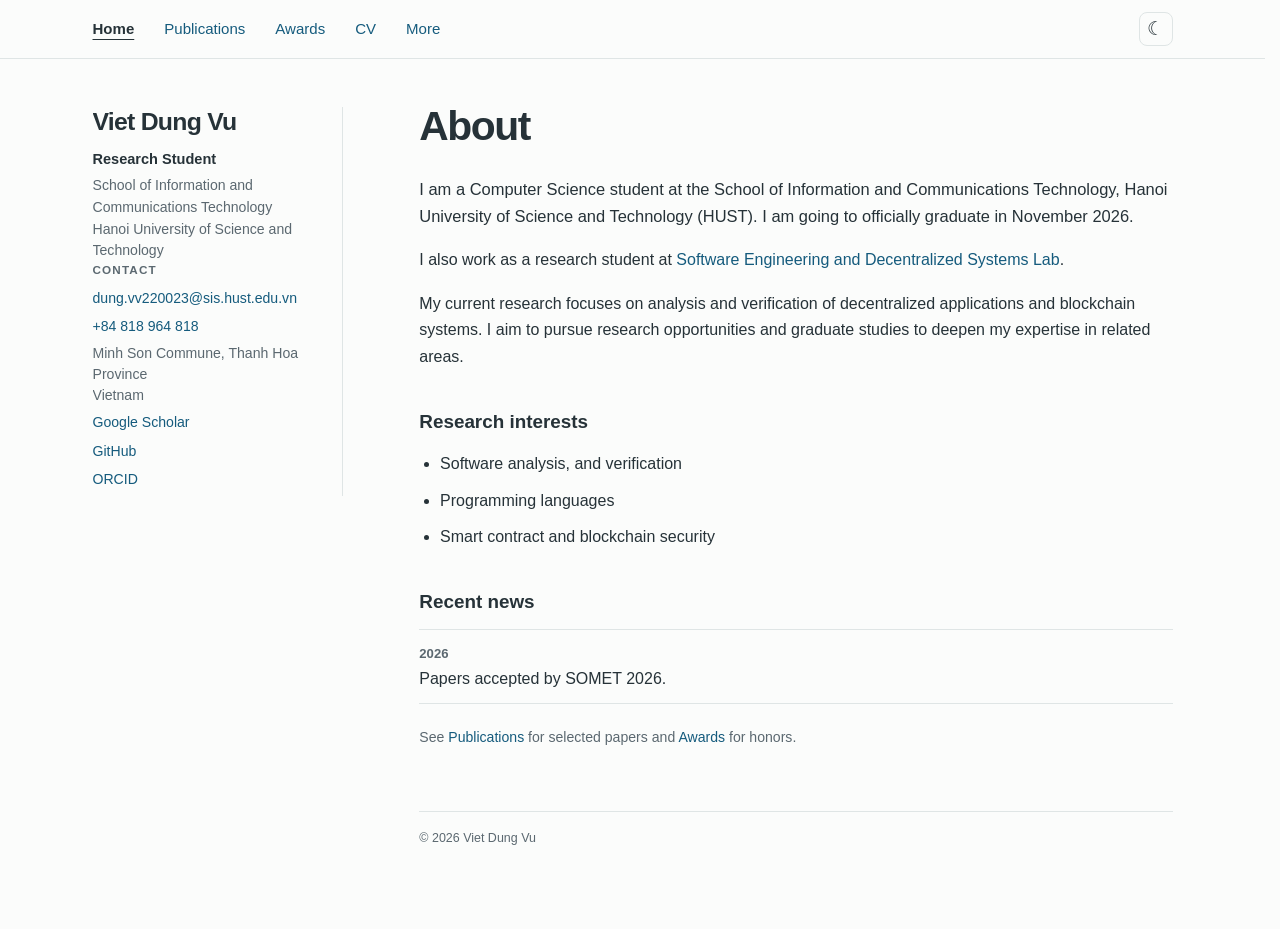
<file: index.html>
<!doctype html>
<html lang="en">
<head>
  <meta charset="utf-8">
  <meta name="viewport" content="width=device-width, initial-scale=1">
  <meta name="theme-color" content="#fbfcfb" data-theme-light="#fbfcfb" data-theme-dark="#1b2426">
  <meta name="description" content="Thông tin cơ bản và liên hệ.">
  <title>Home</title>
  <script src="theme.js?v=2"></script>
  <link rel="stylesheet" href="styles.css">
  <script src="app.js?v=2" defer></script>
</head>
<body>
  <header class="site-header" id="site-header">
    <div class="header-inner">
      <nav class="site-navigation" id="site-nav" aria-label="Main navigation"></nav>
      <button class="theme-toggle" type="button" data-theme-toggle aria-label="Bật chế độ tối" title="Bật chế độ tối" aria-pressed="false">☾</button>
    </div>
  </header>
  <div class="layout">
    <aside class="sidebar" id="profile-sidebar"></aside>
    <main class="content" id="main">
      <!-- Nội dung mẫu từ example.html (Yi Li); hãy thay bằng thông tin của bạn. -->
      <h1>About</h1>
      <p class="lead">I am a Computer Science student at the School of Information and Communications Technology, Hanoi University of Science and Technology (HUST). I am going to officially graduate in November 2026.</p>
      <p>I also work as a research student at <a href="https://fintech.hust.edu.vn/research/r&d-labs/software-engineering-and-decentralized-systems" target="_blank" rel="noopener noreferrer">Software Engineering and Decentralized Systems Lab</a>.</p>
      <p>My current research focuses on analysis and verification of decentralized applications and blockchain systems. I aim to pursue research opportunities and graduate studies to deepen my expertise in related areas.</p>
      <h2>Research interests</h2>
      <ul>
        <li>Software analysis, and verification</li>
        <li>Programming languages</li>
        <li>Smart contract and blockchain security</li>
      </ul>
      <h2>Recent news</h2>
      <ul class="simple-list">
        <li><span class="year">2026</span><br>Papers accepted by SOMET 2026.</li>
      </ul>
      <p class="section-note">See <a href="publications.html">Publications</a> for selected papers and <a href="awards.html">Awards</a> for honors.</p>
    </main>
  </div>
</body>
</html>
</file>
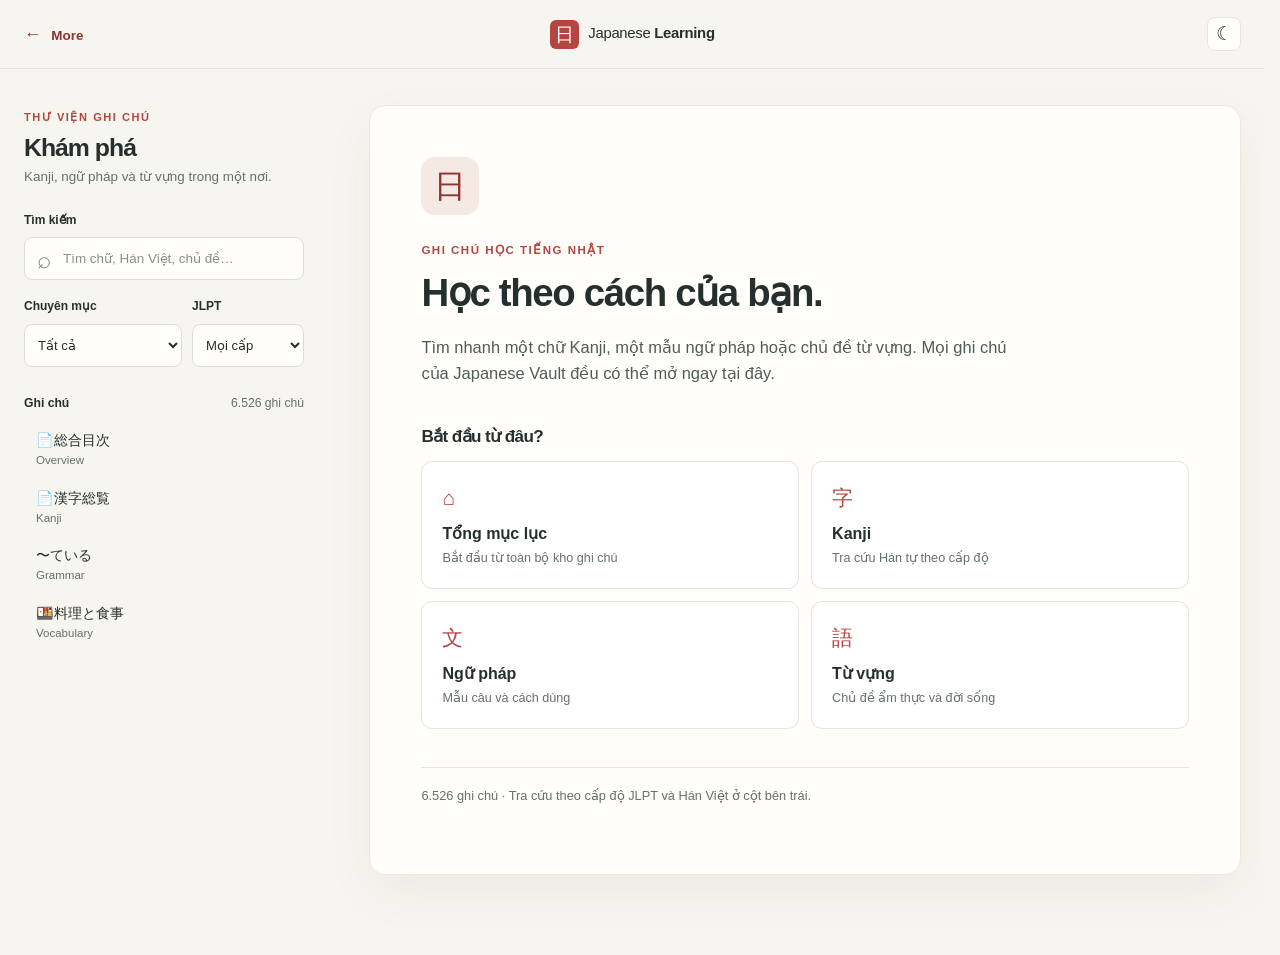
<file: japanese-learning/index.html>
<!doctype html>
<html lang="vi">
<head>
  <meta charset="utf-8">
  <meta name="viewport" content="width=device-width, initial-scale=1">
  <meta name="description" content="Japanese Vault: tra cứu Kanji, ngữ pháp và từ vựng tiếng Nhật.">
  <meta name="theme-color" content="#f7f5ef" data-theme-light="#f7f5ef" data-theme-dark="#171d1d">
  <title>Japanese Learning | Viet Dung Vu</title>
  <script src="../theme.js"></script>
  <link rel="stylesheet" href="learning.css">
  <script src="data/index.js" defer></script>
  <script src="learning.js" defer></script>
</head>
<body>
  <header class="sitebar">
    <div class="wrap sitebar-inner">
      <a class="back-link" href="../more.html" aria-label="Quay lại trang More"><span aria-hidden="true">←</span> More</a>
      <a class="brand" href="index.html"><span class="brand-mark" aria-hidden="true">日</span><span>Japanese <strong>Learning</strong></span></a>
      <div class="sitebar-actions"><button class="theme-toggle" type="button" data-theme-toggle aria-label="Đổi chế độ sáng tối"></button></div>
    </div>
  </header>

  <div class="wrap workspace">
    <aside class="explorer" aria-label="Tra cứu ghi chú">
      <div class="explorer-intro"><span class="eyebrow">THƯ VIỆN GHI CHÚ</span><h2>Khám phá</h2><p>Kanji, ngữ pháp và từ vựng trong một nơi.</p></div>
      <label class="field-label" for="search">Tìm kiếm</label>
      <div class="search-box"><span aria-hidden="true">⌕</span><input id="search" type="search" placeholder="Tìm chữ, Hán Việt, chủ đề…" autocomplete="off" spellcheck="false"></div>
      <div class="filter-row">
        <div><label class="field-label" for="group">Chuyên mục</label><select id="group"><option value="">Tất cả</option><option>Kanji</option><option>Grammar</option><option>Vocabulary</option><option>Overview</option></select></div>
        <div><label class="field-label" for="level">JLPT</label><select id="level"><option value="">Mọi cấp</option><option>N5</option><option>N4</option><option>N3</option><option>N2</option><option>N1</option></select></div>
      </div>
      <div class="results-head"><span>Ghi chú</span><span id="result-count" role="status">Đang tải…</span></div>
      <ul id="results" class="results"></ul>
      <button id="show-more" class="show-more" type="button" hidden>Xem thêm kết quả ↓</button>
    </aside>

    <main id="note" class="reader" tabindex="-1" aria-live="polite">
      <div class="loading-state">Đang mở thư viện…</div>
    </main>
  </div>
</body>
</html>
</file>
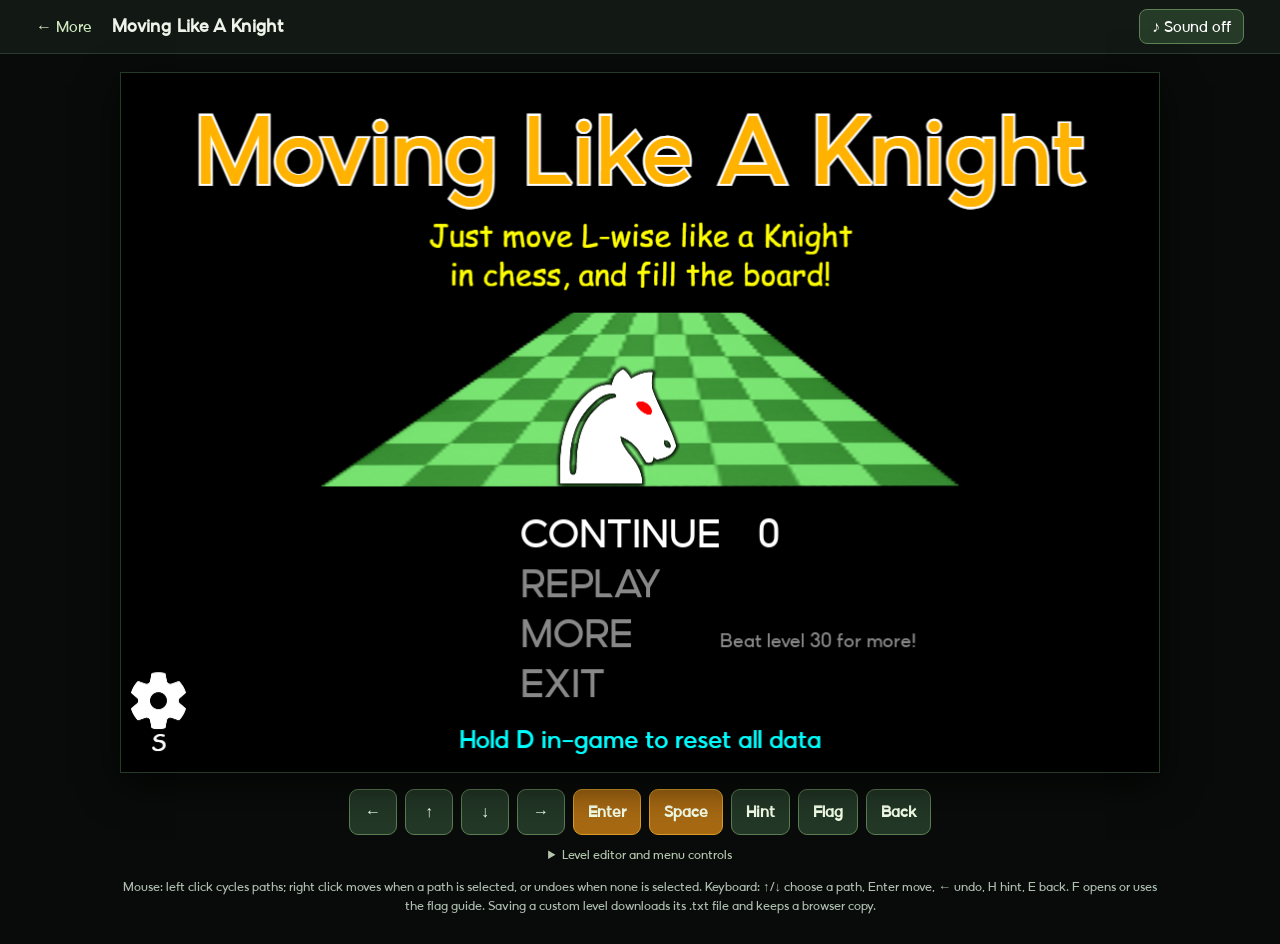
<file: moving-like-a-knight/index.html>
<!doctype html>
<html lang="en">
<head>
  <meta charset="utf-8">
  <meta name="viewport" content="width=device-width, initial-scale=1">
  <meta name="theme-color" content="#080b09">
  <title>Moving Like A Knight | Viet Dung Vu</title>
  <meta name="description" content="Play Moving Like A Knight in your browser.">
  <link rel="stylesheet" href="game.css">
  <script type="module" src="game.js?v=7"></script>
</head>
<body>
  <header class="page-bar">
    <a href="../more.html" class="back-link">← More</a>
    <strong>Moving Like A Knight</strong>
    <button id="sound" type="button" aria-label="Unmute game audio" aria-pressed="false">♪ Sound off</button>
  </header>
  <main>
    <div class="game-frame">
      <canvas id="game" width="1040" height="700" tabindex="0" aria-label="Moving Like A Knight game. Use arrow keys and Enter to play."></canvas>
      <div id="notice" class="notice" role="status" aria-live="polite"></div>
    </div>
    <div class="touch-controls" aria-label="Game controls">
      <button type="button" data-key="ArrowLeft" aria-label="Left or undo">←</button>
      <button type="button" data-key="ArrowUp" aria-label="Up or next direction">↑</button>
      <button type="button" data-key="ArrowDown" aria-label="Down or previous direction">↓</button>
      <button type="button" data-key="ArrowRight" aria-label="Right">→</button>
      <button type="button" data-key="Enter" class="primary-control">Enter</button>
      <button type="button" data-key=" " class="primary-control">Space</button>
      <button type="button" data-key="h">Hint</button>
      <button type="button" data-key="f">Flag</button>
      <button type="button" data-key="e">Back</button>
    </div>
    <details class="extra-controls">
      <summary>Level editor and menu controls</summary>
      <div class="touch-controls">
        <button type="button" data-key="0">Erase</button>
        <button type="button" data-key="1">Tile 1</button>
        <button type="button" data-key="2">Tile 2</button>
        <button type="button" data-key="3">Tile 3</button>
        <button type="button" data-key="k">Knight</button>
        <button type="button" data-key="t">Teleporter</button>
        <button type="button" data-key="d">Delete</button>
        <button type="button" data-key="v">Verify</button>
        <button type="button" data-key="s">Settings / Save</button>
        <button type="button" data-key="l">Edit saved</button>
        <button type="button" data-key="x">Delete saved</button>
        <button type="button" data-key="import">Import .txt</button>
        <button type="button" data-key="export">Export selected</button>
        <button type="button" data-key="reset">Reset progress</button>
      </div>
    </details>
    <input id="level-import" type="file" accept=".txt,text/plain" hidden>
    <p class="help">Mouse: left click cycles paths; right click moves when a path is selected, or undoes when none is selected. Keyboard: ↑/↓ choose a path, Enter move, ← undo, H hint, E back. F opens or uses the flag guide. Saving a custom level downloads its .txt file and keeps a browser copy.</p>
  </main>
</body>
</html>
</file>
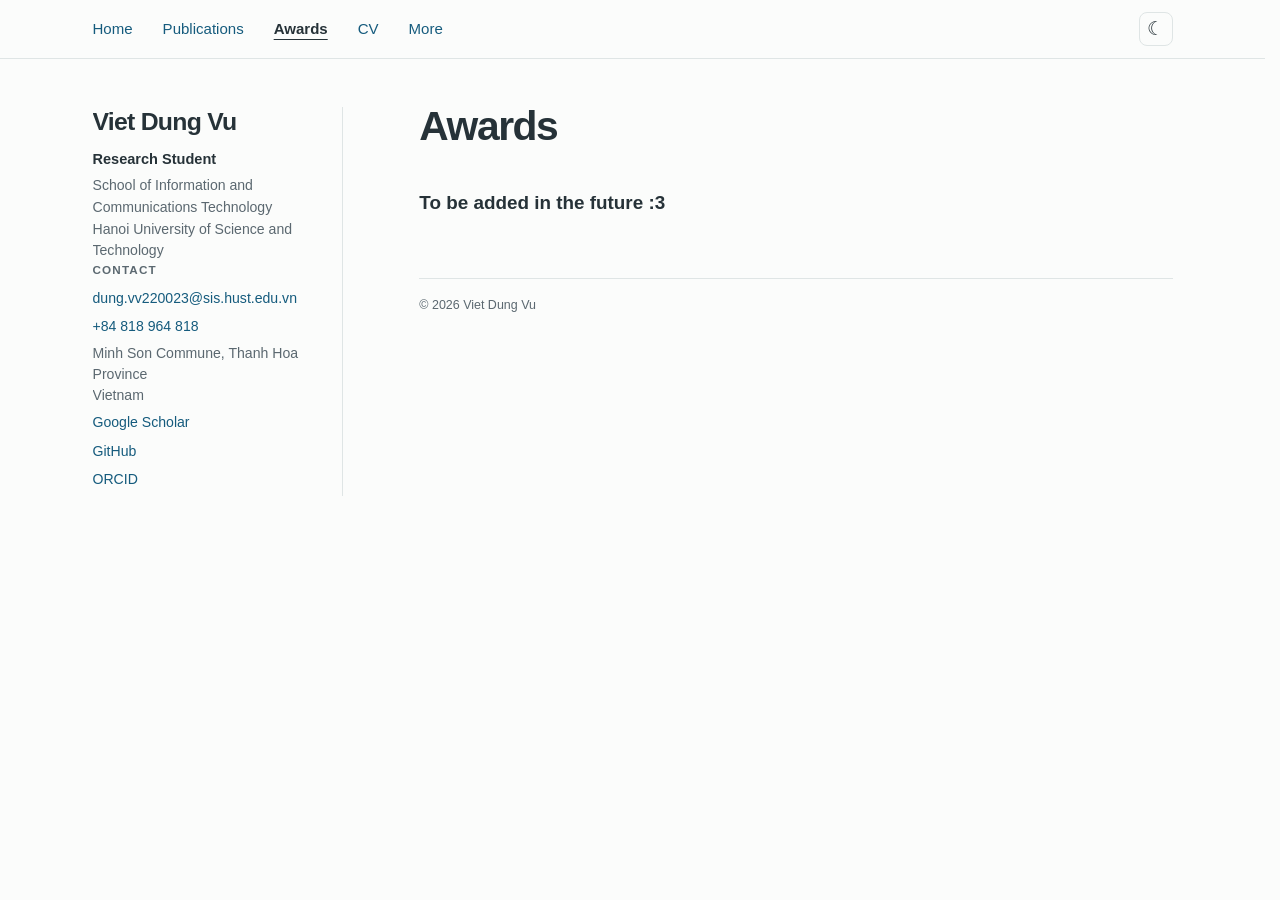
<file: awards.html>
<!doctype html>
<html lang="en">
<head>
  <meta charset="utf-8">
  <meta name="viewport" content="width=device-width, initial-scale=1">
  <meta name="theme-color" content="#fbfcfb" data-theme-light="#fbfcfb" data-theme-dark="#1b2426">
  <meta name="description" content="Giải thưởng.">
  <title>Awards</title>
  <script src="theme.js?v=2"></script>
  <link rel="stylesheet" href="styles.css">
  <script src="app.js?v=2" defer></script>
</head>
<body>
  <header class="site-header" id="site-header">
    <div class="header-inner">
      <nav class="site-navigation" id="site-nav" aria-label="Main navigation"></nav>
      <button class="theme-toggle" type="button" data-theme-toggle aria-label="Bật chế độ tối" title="Bật chế độ tối" aria-pressed="false">☾</button>
    </div>
  </header>
  <div class="layout">
    <aside class="sidebar" id="profile-sidebar"></aside>
    <main class="content" id="main">
      <h1>Awards</h1>
      <h2>To be added in the future :3</h2>
      <ul class="simple-list">
        <!-- <li><span class="year">2026</span><br>Nominated for the MSc in Business Analytics Teacher of the Year Award</li>
        <li><span class="year">2025</span><br>Distinguished Paper Award — NDSS</li>
        <li><span class="year">2023</span><br>ACM SIGSOFT Distinguished Paper Award — ASE</li>
        <li><span class="year">2022</span><br>ACM SIGSOFT Distinguished Paper Award — ISSTA</li>
        <li><span class="year">2021</span><br>Best Artifact Award — ESEC/FSE</li>
        <li><span class="year">2020</span><br>Best Artifact Award — ICSME</li>
        <li><span class="year">2015</span><br>ACM SIGSOFT Distinguished Paper Award — ASE</li> -->
      </ul>
    </main>
  </div>
</body>
</html>
</file>
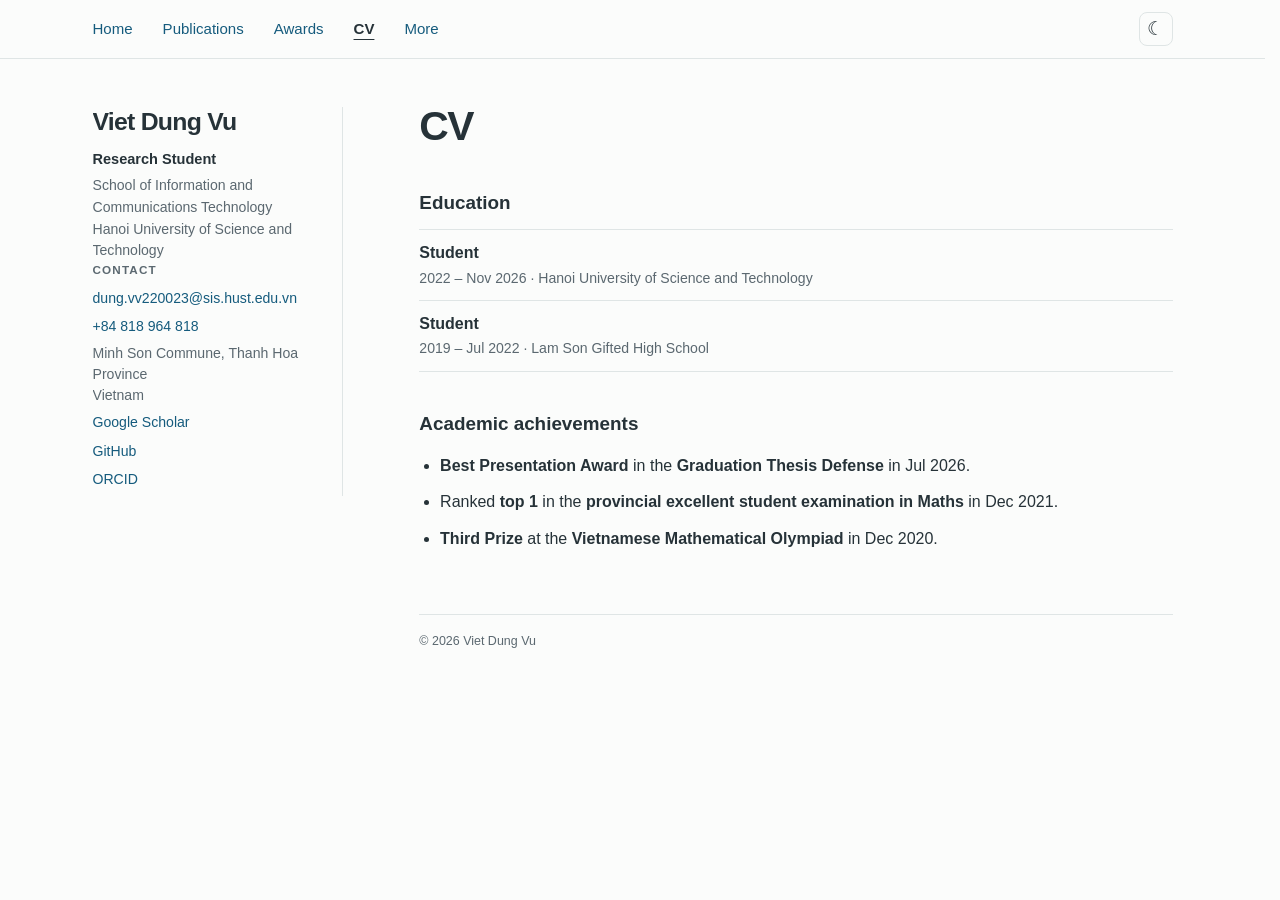
<file: cv.html>
<!doctype html>
<html lang="en">
<head>
  <meta charset="utf-8">
  <meta name="viewport" content="width=device-width, initial-scale=1">
  <meta name="theme-color" content="#fbfcfb" data-theme-light="#fbfcfb" data-theme-dark="#1b2426">
  <meta name="description" content="CV.">
  <title>CV</title>
  <script src="theme.js?v=2"></script>
  <link rel="stylesheet" href="styles.css">
  <script src="app.js?v=2" defer></script>
</head>
<body>
  <header class="site-header" id="site-header">
    <div class="header-inner">
      <nav class="site-navigation" id="site-nav" aria-label="Main navigation"></nav>
      <button class="theme-toggle" type="button" data-theme-toggle aria-label="Bật chế độ tối" title="Bật chế độ tối" aria-pressed="false">☾</button>
    </div>
  </header>
  <div class="layout">
    <aside class="sidebar" id="profile-sidebar"></aside>
    <main class="content" id="main">
      <h1>CV</h1>
      <h2>Education</h2>
      <div class="cv-entry"><strong>Student</strong><span>2022 – Nov 2026 · Hanoi University of Science and Technology</span></div>
      <div class="cv-entry"><strong>Student</strong><span>2019 – Jul 2022 · Lam Son Gifted High School</span></div>
      <h2>Academic achievements</h2>
      <ul>
        <li><strong>Best Presentation Award</strong> in the <strong>Graduation Thesis Defense</strong> in Jul 2026.</li>
        <li>Ranked <strong>top 1</strong> in the <strong>provincial excellent student examination in Maths</strong> in Dec 2021.</li>
        <li><strong>Third Prize</strong> at the <strong>Vietnamese Mathematical Olympiad</strong> in Dec 2020.</li>
      </ul>
    </main>
  </div>
</body>
</html>
</file>
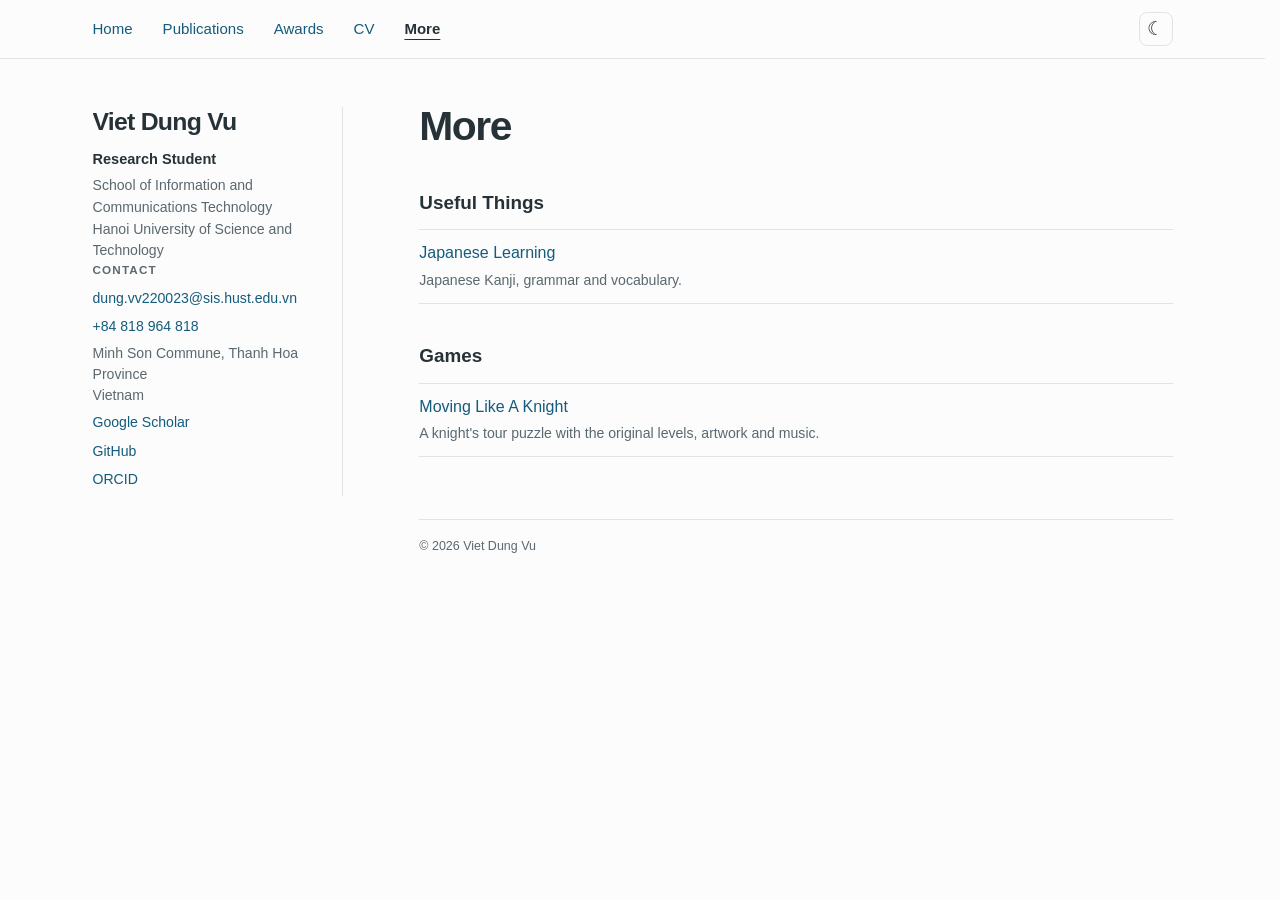
<file: more.html>
<!doctype html>
<html lang="en">
<head>
  <meta charset="utf-8">
  <meta name="viewport" content="width=device-width, initial-scale=1">
  <meta name="theme-color" content="#fbfcfb" data-theme-light="#fbfcfb" data-theme-dark="#1b2426">
  <meta name="description" content="Thông tin khác.">
  <title>More</title>
  <script src="theme.js?v=2"></script>
  <link rel="stylesheet" href="styles.css">
  <script src="app.js?v=2" defer></script>
</head>
<body>
  <header class="site-header" id="site-header">
    <div class="header-inner">
      <nav class="site-navigation" id="site-nav" aria-label="Main navigation"></nav>
      <button class="theme-toggle" type="button" data-theme-toggle aria-label="Bật chế độ tối" title="Bật chế độ tối" aria-pressed="false">☾</button>
    </div>
  </header>
  <div class="layout">
    <aside class="sidebar" id="profile-sidebar"></aside>
    <main class="content" id="main">
      <h1>More</h1>
      <h2>Useful Things</h2>
      <ul class="simple-list">
        <li><a href="japanese-learning/index.html">Japanese Learning</a><br><span class="meta">Japanese Kanji, grammar and vocabulary.</span></li>
      </ul>
      <h2>Games</h2>
      <ul class="simple-list">
        <li><a href="moving-like-a-knight/index.html">Moving Like A Knight</a><br><span class="meta">A knight's tour puzzle with the original levels, artwork and music.</span></li>
      </ul>
    </main>
  </div>
</body>
</html>
</file>
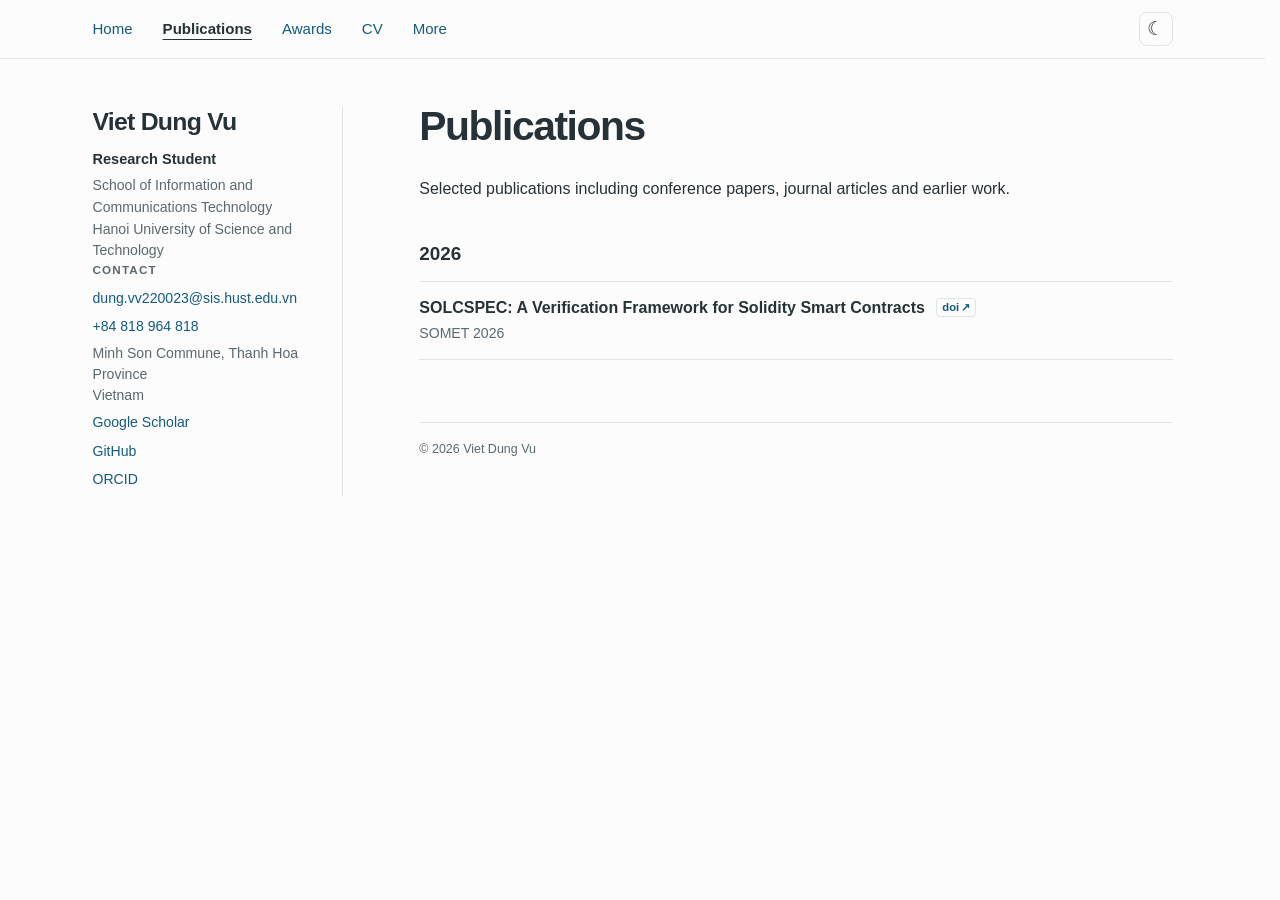
<file: publications.html>
<!doctype html>
<html lang="en">
<head>
  <meta charset="utf-8">
  <meta name="viewport" content="width=device-width, initial-scale=1">
  <meta name="theme-color" content="#fbfcfb" data-theme-light="#fbfcfb" data-theme-dark="#1b2426">
  <meta name="description" content="Các công bố.">
  <title>Publications</title>
  <script src="theme.js?v=2"></script>
  <link rel="stylesheet" href="styles.css">
  <script src="app.js?v=2" defer></script>
</head>
<body>
  <header class="site-header" id="site-header">
    <div class="header-inner">
      <nav class="site-navigation" id="site-nav" aria-label="Main navigation"></nav>
      <button class="theme-toggle" type="button" data-theme-toggle aria-label="Bật chế độ tối" title="Bật chế độ tối" aria-pressed="false">☾</button>
    </div>
  </header>
  <div class="layout">
    <aside class="sidebar" id="profile-sidebar"></aside>
    <main class="content" id="main">
      <h1>Publications</h1>
      <p>Selected publications including conference papers, journal articles and earlier work.</p>
      <h2>2026</h2>
      <ul class="paper-list">
        <li>
          <span class="paper-title">SOLCSPEC: A Verification Framework for Solidity Smart Contracts
            <a class="doi-link" href="https://doi.org/10.3233/FAIA260744" target="_blank" rel="noopener noreferrer" aria-label="Open DOI for SOLCSPEC: A Verification Framework for Solidity Smart Contracts" title="DOI: 10.3233/FAIA260744">doi <span aria-hidden="true">↗</span></a>
          </span>
          <span class="paper-meta">SOMET 2026</span>
        </li>
      </ul>
    </main>
  </div>
</body>
</html>
</file>
<file: styles.css>
:root {
  color-scheme: light;
  --ink: #263238;
  --muted: #5b6870;
  --link: #155b7d;
  --line: #dfe5e5;
  --background: #fbfcfb;
}
html[data-theme="dark"] {
  color-scheme: dark;
  --ink: #e7eeeb;
  --muted: #a7b5b3;
  --link: #8fcbe7;
  --line: #3d494a;
  --background: #1b2426;
}

* { box-sizing: border-box; }
html {
  scroll-behavior: smooth;
  scrollbar-gutter: stable;
}
body {
  margin: 0;
  background: var(--background);
  color: var(--ink);
  font: 16px/1.65 -apple-system, BlinkMacSystemFont, "Segoe UI", Helvetica, Arial, sans-serif;
}
a { color: var(--link); text-decoration: none; }
a:hover { text-decoration: underline; }
a:focus-visible { outline: 2px solid var(--link); outline-offset: 3px; }

.site-header {
  position: sticky;
  top: 0;
  z-index: 10;
  background: var(--background);
  border-bottom: 1px solid var(--line);
}
.header-inner {
  display: flex;
  align-items: center;
  gap: 20px;
  width: min(1080px, calc(100% - 64px));
  min-height: 58px;
  margin: 0 auto;
}
.site-navigation { flex: 1; min-width: 0; }
.top-nav {
  display: flex;
  align-items: center;
  flex-wrap: wrap;
  gap: 4px 30px;
  width: 100%;
  min-height: 58px;
  margin: 0;
  padding: 9px 0;
  list-style: none;
}
.top-nav a { display: inline-block; padding: 5px 0; font-size: .94rem; }
.top-nav a[aria-current="page"] { color: var(--ink); font-weight: 700; text-decoration: underline; text-underline-offset: 5px; }
.theme-toggle {
  display: grid;
  place-items: center;
  flex: none;
  width: 34px;
  height: 34px;
  border: 1px solid var(--line);
  border-radius: 8px;
  background: var(--background);
  color: var(--ink);
  font-size: 1.2rem;
  line-height: 1;
  cursor: pointer;
}
.theme-toggle:hover { border-color: var(--link); }

.layout {
  display: grid;
  grid-template-columns: 250px minmax(0, 1fr);
  gap: clamp(40px, 6vw, 90px);
  width: min(1080px, calc(100% - 64px));
  margin: 0 auto;
  padding: 48px 0 80px;
}
.sidebar {
  align-self: start;
  position: sticky;
  top: 78px;
  max-height: calc(100vh - 94px);
  overflow-y: auto;
  padding-right: 28px;
  border-right: 1px solid var(--line);
}
.name {
  display: block;
  color: var(--ink);
  font-size: 1.55rem;
  font-weight: 700;
  letter-spacing: -.03em;
  line-height: 1.25;
}
.name:hover { text-decoration: none; }
.role { margin: 9px 0 4px; font-size: .91rem; font-weight: 600; }
.affiliation { margin: 0; color: var(--muted); font-size: .88rem; line-height: 1.55; }
.sidebar h2 {
  margin: 29px 0 8px;
  color: var(--muted);
  font-size: .73rem;
  font-weight: 700;
  letter-spacing: .1em;
  text-transform: uppercase;
}
.contact-list { list-style: none; margin: 0; padding: 0; }
.contact-list li { margin: 5px 0; font-size: .88rem; overflow-wrap: anywhere; }
.address { color: var(--muted); line-height: 1.5; }

.content { min-width: 0; max-width: 760px; }
h1, h2, h3, p { margin-top: 0; }
h1 { margin: -5px 0 25px; font-size: clamp(2rem, 3.5vw, 2.55rem); line-height: 1.2; letter-spacing: -.035em; }
h2 { margin: 39px 0 13px; font-size: 1.18rem; line-height: 1.4; }
h2:first-child { margin-top: 0; }
p { margin-bottom: 17px; }
.lead { font-size: 1.03rem; }
.small, .meta { color: var(--muted); font-size: .88rem; }
.meta { margin: 3px 0 0; }
.content ul { padding-left: 1.3rem; }
.content li { margin-bottom: 10px; }
.simple-list { padding: 0 !important; margin: 0; list-style: none; }
.simple-list li { padding: 10px 0; margin: 0; border-bottom: 1px solid var(--line); }
.simple-list li:first-child { border-top: 1px solid var(--line); }
.section-note { margin-top: 22px; font-size: .88rem; color: var(--muted); }
.paper-list { list-style: none; padding: 0 !important; margin: 0; }
.paper-list li { padding: 14px 0; margin: 0; border-bottom: 1px solid var(--line); }
.paper-list li:first-child { border-top: 1px solid var(--line); }
.paper-title { display: block; font-weight: 600; line-height: 1.45; }
.doi-link {
  display: inline-flex;
  align-items: center;
  gap: 2px;
  margin-left: 7px;
  padding: 1px 5px;
  border: 1px solid var(--line);
  border-radius: 4px;
  color: var(--link);
  font-size: .7rem;
  font-weight: 700;
  line-height: 1.4;
  vertical-align: 2px;
  white-space: nowrap;
}
.doi-link:hover { border-color: var(--link); text-decoration: none; }
.paper-meta { display: block; margin-top: 3px; color: var(--muted); font-size: .88rem; }
.year { color: var(--muted); font-size: .82rem; font-weight: 700; }
.cv-entry { padding: 10px 0; border-bottom: 1px solid var(--line); }
.cv-entry:first-of-type { border-top: 1px solid var(--line); }
.cv-entry strong { display: block; font-weight: 600; }
.cv-entry span { display: block; color: var(--muted); font-size: .88rem; }
.page-footer { margin-top: 62px; padding-top: 16px; border-top: 1px solid var(--line); color: var(--muted); font-size: .78rem; }

@media (max-width: 720px) {
  .header-inner { width: min(100% - 36px, 760px); gap: 10px; }
  .top-nav { gap: 2px 18px; }
  .layout { display: block; width: min(100% - 36px, 760px); padding: 30px 0 55px; }
  .sidebar { position: static; max-height: none; overflow: visible; padding: 0 0 23px; margin-bottom: 32px; border-right: 0; border-bottom: 1px solid var(--line); }
  .sidebar h2 { margin-top: 18px; }
  .contact-list { display: flex; flex-wrap: wrap; gap: 1px 14px; }
  .contact-list li { margin: 0; }
  .address { flex-basis: 100%; }
  h1 { margin-bottom: 20px; }
}
</file>
<file: japanese-learning/learning.css>
:root {
  color-scheme: light;
  --canvas: #f7f5ef;
  --paper: #fffefa;
  --ink: #25302e;
  --muted: #64716d;
  --line: #e3e6df;
  --accent: #b44540;
  --accent-dark: #90332f;
  --soft: #f5e9e4;
  --shadow: 0 18px 50px rgba(42, 50, 44, .055);
}
html[data-theme="dark"] {
  color-scheme: dark;
  --canvas: #171d1d;
  --paper: #222a28;
  --ink: #edf2ed;
  --muted: #afbeb5;
  --line: #3b4943;
  --accent: #e4a091;
  --accent-dark: #f0b9a9;
  --soft: #493330;
  --shadow: 0 18px 50px rgba(0, 0, 0, .18);
}
* { box-sizing: border-box; }
html { scrollbar-gutter: stable; scroll-behavior: smooth; }
body { margin: 0; background: var(--canvas); color: var(--ink); font: 16px/1.6 -apple-system, BlinkMacSystemFont, "Segoe UI", "Noto Sans", sans-serif; }
a { color: var(--accent-dark); text-decoration: none; }
a:hover { text-decoration: underline; }
button, input, select { font: inherit; }
button { cursor: pointer; }
:focus-visible { outline: 3px solid #d78b69; outline-offset: 3px; }
.wrap { width: min(1240px, calc(100% - 48px)); margin: 0 auto; }
.sitebar { position: sticky; top: 0; z-index: 10; background: rgba(247,245,239,.96); border-bottom: 1px solid var(--line); backdrop-filter: blur(12px); }
.sitebar-inner { min-height: 68px; display: grid; grid-template-columns: 1fr auto 1fr; align-items: center; gap: 14px; }
.back-link { font-size: .84rem; font-weight: 650; }
.back-link { justify-self: start; }
.back-link span { margin-right: 6px; font-size: 1.1rem; }
.sitebar-actions { justify-self: end; display: flex; align-items: center; gap: 13px; }
.theme-toggle { display: grid; place-items: center; flex: none; width: 34px; height: 34px; border: 1px solid var(--line); border-radius: 8px; background: var(--paper); color: var(--ink); font-size: 1.2rem; line-height: 1; }
.theme-toggle:hover { border-color: var(--accent); }
.brand { display: flex; align-items: center; gap: 9px; justify-self: center; color: var(--ink); font-size: .93rem; letter-spacing: -.02em; white-space: nowrap; }
.brand:hover { text-decoration: none; }
.brand-mark { width: 29px; height: 29px; display: grid; place-items: center; background: var(--accent); color: white; border-radius: 6px; font-family: serif; font-size: 1.2rem; }
.workspace { display: grid; grid-template-columns: 294px minmax(0,1fr); gap: clamp(26px, 4vw, 52px); padding: 36px 0 80px; align-items: start; }
.explorer { position: sticky; top: 104px; max-height: calc(100vh - 130px); overflow-y: auto; scrollbar-width: thin; padding: 4px 14px 20px 0; }
.eyebrow { display: block; color: var(--accent); font-size: .69rem; font-weight: 800; letter-spacing: .14em; }
.explorer-intro h2 { margin: 6px 0 2px; font-size: 1.55rem; letter-spacing: -.04em; line-height: 1.25; }
.explorer-intro p { color: var(--muted); font-size: .84rem; margin: 0 0 24px; }
.field-label { display: block; margin-bottom: 7px; color: var(--ink); font-size: .75rem; font-weight: 750; }
.search-box { position: relative; }
.search-box span { position: absolute; top: 4px; left: 13px; color: #81908b; font-size: 1.5rem; pointer-events: none; }
.search-box input, .filter-row select { width: 100%; min-height: 43px; background: var(--paper); border: 1px solid #d9dfd8; border-radius: 8px; color: var(--ink); }
.search-box input { padding: 9px 12px 9px 38px; font-size: .84rem; }
.search-box input::placeholder { color: #87918c; }
.filter-row { display: grid; grid-template-columns: 1fr 112px; gap: 10px; margin-top: 17px; }
.filter-row select { padding: 7px 9px; font-size: .82rem; }
.results-head { display: flex; justify-content: space-between; align-items: baseline; gap: 8px; margin: 27px 0 8px; font-size: .76rem; font-weight: 750; }
.results-head span:last-child { color: var(--muted); font-weight: 500; }
.results { list-style: none; margin: 0; padding: 0; }
.results li { margin: 0; }
.results a { display: block; padding: 10px 12px; border-radius: 8px; color: var(--ink); font-size: .88rem; line-height: 1.35; overflow-wrap: anywhere; }
.results a:hover { background: #eeefe9; text-decoration: none; }
.results a[aria-current="true"] { background: var(--soft); color: var(--accent-dark); font-weight: 750; }
.results small { display: block; margin-top: 3px; color: var(--muted); font-size: .72rem; font-weight: 400; }
.show-more { width: 100%; margin-top: 10px; padding: 10px; border: 1px solid var(--line); border-radius: 8px; background: var(--paper); color: var(--accent-dark); font-size: .78rem; font-weight: 700; }
.show-more:hover { border-color: #d8b7aa; background: #fff9f5; }
.reader { min-width: 0; max-width: 880px; min-height: 510px; padding: clamp(27px, 4vw, 56px); background: var(--paper); border: 1px solid #e8e9e3; border-radius: 16px; box-shadow: var(--shadow); scroll-margin-top: 90px; }
.reader:focus { outline: none; }
.reader h1, .reader h2, .reader h3 { line-height: 1.3; letter-spacing: -.035em; overflow-wrap: anywhere; }
.reader h1 { font-size: clamp(1.8rem, 3vw, 2.65rem); margin: 0 0 16px; }
.reader h2 { font-size: 1.4rem; margin: 31px 0 12px; }
.reader h3 { font-size: 1.09rem; margin: 25px 0 10px; }
.reader p, .reader li { overflow-wrap: anywhere; }
.reader p { margin: 0 0 17px; }
.reader ul, .reader ol { padding-left: 1.4rem; }
.reader li { margin: 5px 0; }
.reader pre { overflow-x: auto; background: #f1f3ef; padding: 14px; border-radius: 8px; }
.reader :not(pre)>code { background: #f1f3ef; padding: 1px 4px; border-radius: 3px; }
.reader blockquote { margin: 22px 0; padding: 9px 16px; border-left: 3px solid #d9a094; color: var(--muted); background: #fbf6f2; }
.reader blockquote p:last-child { margin-bottom: 0; }
.reader table { display: block; overflow-x: auto; max-width: 100%; border-collapse: collapse; font-size: .89rem; }
.reader th, .reader td { padding: 8px 10px; border: 1px solid var(--line); text-align: left; }
.reader th { background: #f4f5ef; }
.reader hr { border: 0; border-top: 1px solid var(--line); margin: 26px 0; }
.reader ruby rt { font-size: .65em; color: var(--accent-dark); }
.reader mark { padding: 0 .1em; border-radius: 3px; background: #f8e9ba; color: inherit; }
.lead { color: #4f5c57; font-size: 1.03rem; max-width: 590px; }
.welcome-mark { display: inline-grid; place-items: center; width: 58px; height: 58px; margin-bottom: 26px; background: var(--soft); color: var(--accent-dark); border-radius: 14px; font-family: serif; font-size: 2rem; }
.welcome-kicker, .note-kicker { display: block; margin-bottom: 8px; color: var(--accent); font-size: .72rem; font-weight: 800; letter-spacing: .13em; text-transform: uppercase; }
.quick-heading { margin-top: 40px !important; font-size: 1.07rem !important; }
.quick-grid { display: grid; grid-template-columns: repeat(2,minmax(0,1fr)); gap: 12px; }
.quick-card { display: block; padding: 19px 20px; border: 1px solid var(--line); border-radius: 11px; background: #fff; color: var(--ink); transition: border-color .18s, transform .18s, box-shadow .18s; }
.quick-card:hover { border-color: #d4afa7; text-decoration: none; transform: translateY(-2px); box-shadow: 0 7px 18px rgba(85,57,50,.08); }
.quick-card strong { display: block; margin: 7px 0 2px; font-size: 1rem; }
.quick-card small { display: block; color: var(--muted); font-size: .79rem; }
.quick-icon { color: var(--accent); font-size: 1.3rem; }
.welcome-footer { margin-top: 38px !important; padding-top: 18px; border-top: 1px solid var(--line); color: var(--muted); font-size: .8rem; }
.note-topline { display: flex; justify-content: space-between; gap: 12px; flex-wrap: wrap; margin-bottom: 16px; font-size: .79rem; }
.note-topline a { font-weight: 700; }
.note-meta { display: grid; grid-template-columns: repeat(auto-fit,minmax(165px,1fr)); gap: 12px 20px; margin: 24px 0 31px; padding: 18px; border: 1px solid var(--line); border-radius: 10px; background: #f9faf6; }
.note-meta dt { margin-bottom: 2px; color: var(--muted); font-size: .73rem; font-weight: 700; }
.note-meta dd { margin: 0; font-size: .87rem; overflow-wrap: anywhere; }
.note-body { padding-top: 2px; }
.note-body > :first-child { margin-top: 0; }
.stroke-panel { display: flex; flex-direction: column; align-items: center; gap: 14px; margin: 20px 0 26px; padding: 18px; border: 1px solid var(--line); border-radius: 12px; background: #f8f9f5; }
.stroke-heading { width: 100%; display: flex; align-items: center; justify-content: space-between; gap: 12px; font-size: .84rem; }
.stroke-replay { padding: 6px 10px; border: 1px solid #d8dcd4; border-radius: 7px; background: white; color: var(--accent-dark); font-size: .77rem; font-weight: 700; }
.stroke-replay:hover { border-color: #d4afa7; background: #fff9f5; }
.stroke-canvas { width: min(230px,100%); aspect-ratio: 1; }
.stroke-canvas svg { width: 100%; height: 100%; display: block; }
.math-inline { white-space: nowrap; font-family: Georgia, "Times New Roman", serif; font-size: 1.06em; }
.math-block { display: block; margin: 15px 0; padding: 10px 14px; border-radius: 8px; background: #f4f5ef; font-family: Georgia, "Times New Roman", serif; text-align: center; font-size: 1.13rem; }
.callout { margin: 18px 0; padding: 13px 16px; border-left: 3px solid #c68d65; border-radius: 0 8px 8px 0; background: #fbf5eb; }
.callout-title { font-weight: 700; }
.callout > :last-child { margin-bottom: 0; }
.callout-info, .callout-tip { border-left-color: #82a5a0; background: #f2f8f5; }
.callout-warning, .callout-danger { border-left-color: #c68d65; background: #fbf5eb; }
.loading-state { padding: 30px 0; color: var(--muted); }
.note-empty { margin-top: 24px; padding: 14px 16px; border: 1px solid #e5dfd5; border-radius: 9px; background: #faf8f3; color: var(--muted); font-size: .85rem; }
.note-empty strong { display: block; margin-bottom: 3px; color: var(--ink); }
.note-empty p { margin: 0; }
html[data-theme="dark"] .sitebar { background: rgba(23,29,29,.96); }
html[data-theme="dark"] .search-box span { color: #9aada4; }
html[data-theme="dark"] .search-box input,
html[data-theme="dark"] .filter-row select { border-color: var(--line); }
html[data-theme="dark"] .search-box input::placeholder { color: #97a69e; }
html[data-theme="dark"] .results a:hover { background: #2a3531; }
html[data-theme="dark"] .reader { border-color: var(--line); }
html[data-theme="dark"] .reader pre,
html[data-theme="dark"] .reader :not(pre)>code,
html[data-theme="dark"] .math-block,
html[data-theme="dark"] .reader th { background: #303b36; }
html[data-theme="dark"] .reader blockquote { border-left-color: #b98072; background: #332c29; }
html[data-theme="dark"] .reader mark { background: #66512c; color: #fff4d8; }
html[data-theme="dark"] .lead { color: #cad5ce; }
html[data-theme="dark"] .quick-card { background: #28312e; }
html[data-theme="dark"] .quick-card:hover { border-color: #a27167; box-shadow: 0 7px 18px rgba(0,0,0,.17); }
html[data-theme="dark"] .note-meta,
html[data-theme="dark"] .stroke-panel { background: #28322e; }
html[data-theme="dark"] .stroke-replay { background: #2b3530; border-color: var(--line); }
html[data-theme="dark"] .stroke-replay:hover,
html[data-theme="dark"] .show-more:hover { background: #354039; border-color: var(--accent); }
html[data-theme="dark"] .callout { background: #3b3029; border-left-color: #bb8b65; }
html[data-theme="dark"] .callout-info,
html[data-theme="dark"] .callout-tip { background: #293a35; border-left-color: #86b5aa; }
html[data-theme="dark"] .note-empty { background: #302f2a; border-color: var(--line); }
@media (max-width: 820px) { .workspace { grid-template-columns: 245px minmax(0,1fr); gap: 20px; } .reader { padding: 28px; } }
@media (max-width: 700px) {
  .wrap { width: min(100% - 28px, 620px); }
  .sitebar-inner { min-height: 60px; }
  .brand { font-size: .82rem; }
  .brand-mark { width: 25px; height: 25px; }
  .back-link { font-size: .75rem; }
  .workspace { display: block; padding: 19px 0 55px; }
  .explorer { position: static; max-height: none; overflow: visible; padding: 0; margin-bottom: 20px; }
  .explorer-intro h2 { font-size: 1.25rem; }
  .explorer-intro p { margin-bottom: 15px; }
  .results { max-height: 210px; overflow-y: auto; }
  .reader { min-height: 340px; padding: 25px 20px; }
  .quick-grid { grid-template-columns: 1fr; }
}
@media (prefers-reduced-motion: reduce) { html { scroll-behavior: auto; } .quick-card { transition: none; } }
</file>
<file: moving-like-a-knight/game.css>
@font-face{font-family:Shopee;src:url('assets/ShopeeDisplay-Medium.ttf') format('truetype');font-display:swap}
*{box-sizing:border-box}html{background:#080b09;color:#eef4e9;font-family:Shopee,Arial,sans-serif}body{margin:0;min-height:100vh}.page-bar{height:54px;padding:0 clamp(14px,3vw,36px);display:flex;align-items:center;gap:20px;background:#121914;border-bottom:1px solid #2c3b30}.page-bar strong{font-size:18px;letter-spacing:.02em}.back-link{color:#d0e8c0;text-decoration:none}.back-link:hover{text-decoration:underline}.page-bar button{margin-left:auto;background:#263a28;border:1px solid #5e8155;color:#fff;border-radius:8px;padding:7px 12px;font:inherit;cursor:pointer}main{width:min(100%,1100px);margin:0 auto;padding:18px clamp(8px,2vw,24px) 28px}.game-frame{position:relative;width:100%;max-width:1040px;margin:0 auto;background:#000;border:1px solid #263a28;box-shadow:0 12px 36px #0009}canvas{display:block;width:100%;height:auto;aspect-ratio:1040/700;image-rendering:auto;touch-action:manipulation;outline:none}canvas:focus-visible{outline:3px solid #b9ee8f;outline-offset:3px}.notice{position:absolute;left:50%;bottom:14px;transform:translateX(-50%);width:max-content;max-width:90%;padding:8px 13px;border-radius:8px;background:#102217ed;color:white;text-align:center;pointer-events:none;opacity:0;transition:opacity .2s}.notice.visible{opacity:1}.touch-controls{display:flex;flex-wrap:wrap;justify-content:center;gap:8px;margin:16px auto 0}.touch-controls button{min-width:48px;min-height:46px;padding:5px 14px;border:1px solid #5d7e52;border-radius:9px;background:#223726;color:#f4ffe8;font:600 16px Shopee,Arial,sans-serif;cursor:pointer;touch-action:manipulation}.touch-controls button:hover,.touch-controls button:focus-visible{background:#36563a}.touch-controls .primary-control{background:#a76912;border-color:#dc9c26}.help{color:#aebdaf;text-align:center;font-size:13px;line-height:1.5;margin:14px auto 0}@media(max-width:650px){.page-bar strong{font-size:14px}.page-bar{gap:10px}.page-bar button{font-size:12px;padding:6px}.touch-controls{gap:5px}.touch-controls button{min-width:42px;padding:5px 9px}.help{font-size:12px}}
.extra-controls{max-width:1040px;margin:12px auto 0;text-align:center;color:#b3c5ad}.extra-controls summary{cursor:pointer;font-size:13px}.extra-controls .touch-controls{margin-top:9px}.extra-controls .touch-controls button{font-size:13px;min-height:36px;min-width:42px}
</file>
